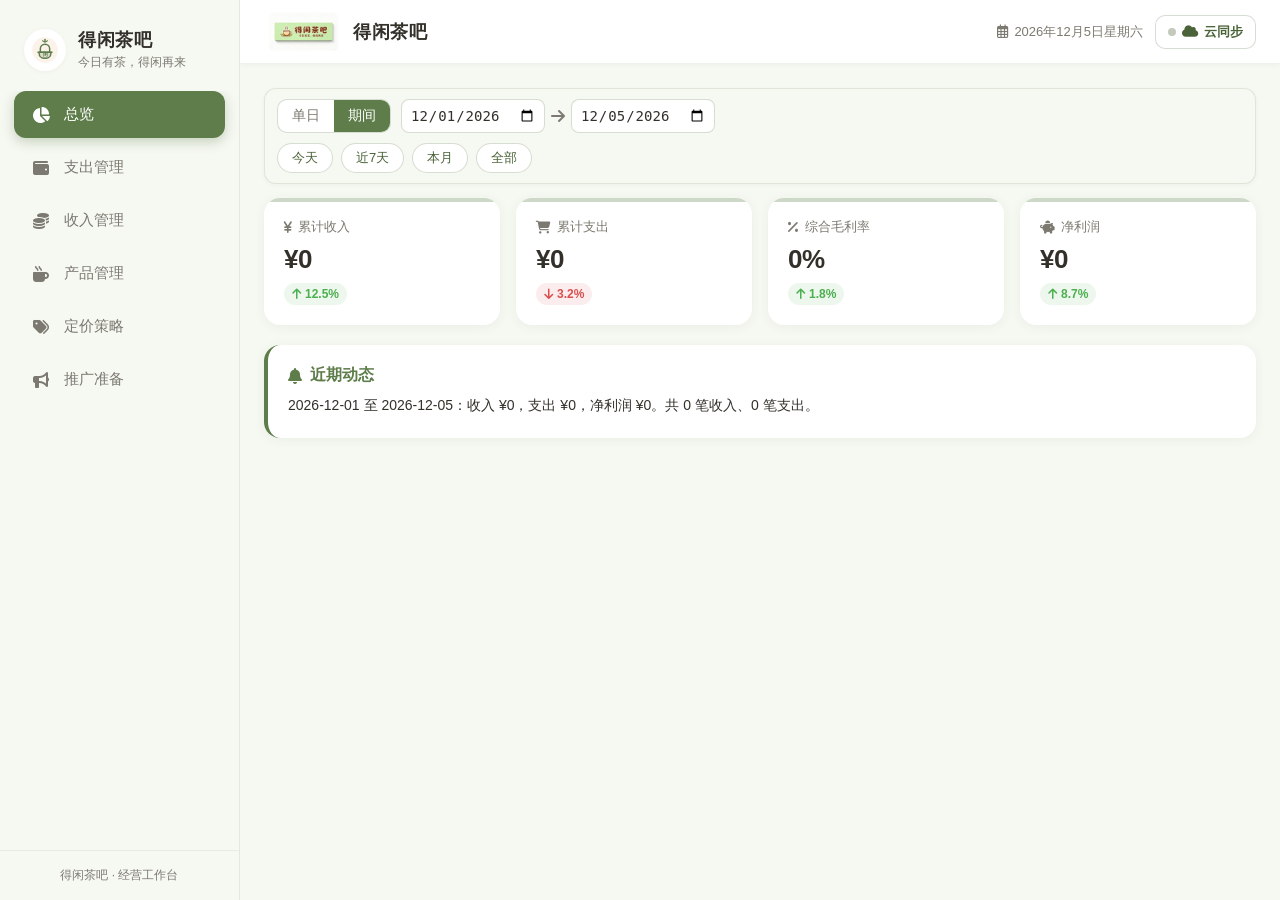
<file: 得闲茶吧工作台.html>
<!DOCTYPE html>
<html lang="zh-CN">
<head>
  <meta charset="UTF-8" />
  <meta name="viewport" content="width=device-width, initial-scale=1.0, maximum-scale=1.0, user-scalable=no" />
  <title>得闲茶吧 · 经营工作台</title>
  <link rel="icon" href="[data-uri]" />
  <link rel="apple-touch-icon" href="apple-touch-icon.png" />
  <link rel="stylesheet" href="https://cdnjs.cloudflare.com/ajax/libs/font-awesome/6.4.2/css/all.min.css" />
  <style>
    :root {
      --primary: #5E7D4A;
      --primary-dark: #4A6338;
      --primary-light: #A7C491;
      --cream: #F6F8F2;
      --warm: #EDF1E8;
      --white: #FFFFFF;
      --text: #33302A;
      --text-secondary: #7C7A70;
      --danger: #D94E4E;
      --success: #4CAF50;
      --warning: #F5A623;
      --shadow: 0 2px 12px rgba(70, 90, 60, 0.06);
      --shadow-sm: 0 1px 4px rgba(70, 90, 60, 0.05);
      --radius: 16px;
      --radius-sm: 12px;
      --sidebar-width: 240px;
    }

    * {
      box-sizing: border-box;
      -webkit-tap-highlight-color: transparent;
    }

    html, body {
      margin: 0;
      padding: 0;
      height: 100%;
      font-family: Inter, -apple-system, BlinkMacSystemFont, "Segoe UI", Roboto, "Helvetica Neue", Arial, sans-serif;
      background: var(--cream);
      color: var(--text);
      overflow: hidden;
    }

    /* Layout */
    .app {
      display: flex;
      height: 100vh;
      width: 100vw;
    }

    /* Sidebar */
    .sidebar {
      width: var(--sidebar-width);
      background: var(--cream);
      border-right: 1px solid rgba(94, 125, 74, 0.12);
      display: flex;
      flex-direction: column;
      position: fixed;
      left: 0;
      top: 0;
      bottom: 0;
      z-index: 100;
      transition: transform 0.3s cubic-bezier(0.4, 0, 0.2, 1);
    }

    .sidebar-brand {
      padding: 28px 24px 20px;
      display: flex;
      align-items: center;
      gap: 12px;
    }

    .brand-logo {
      width: 42px;
      height: 42px;
      border-radius: 50%;
      background: var(--white);
      display: flex;
      align-items: center;
      justify-content: center;
      box-shadow: var(--shadow-sm);
      flex-shrink: 0;
    }

    .brand-logo svg {
      width: 28px;
      height: 28px;
    }

    .brand-text h1 {
      font-size: 18px;
      margin: 0;
      color: var(--text);
      font-weight: 700;
      letter-spacing: 0.5px;
    }

    .brand-text span {
      font-size: 12px;
      color: var(--text-secondary);
    }

    .nav-menu {
      flex: 1;
      padding: 0 14px;
      overflow-y: auto;
    }

    .nav-item {
      display: flex;
      align-items: center;
      gap: 12px;
      padding: 14px 16px;
      margin-bottom: 6px;
      border-radius: var(--radius-sm);
      cursor: pointer;
      color: var(--text-secondary);
      transition: all 0.2s ease;
      font-weight: 500;
      font-size: 15px;
    }

    .nav-item:hover {
      background: rgba(94, 125, 74, 0.08);
      color: var(--primary);
    }

    .nav-item.active {
      background: var(--primary);
      color: var(--white);
      box-shadow: 0 4px 12px rgba(94, 125, 74, 0.3);
    }

    .nav-item i {
      width: 22px;
      text-align: center;
      font-size: 16px;
    }

    .sidebar-footer {
      padding: 16px 24px;
      font-size: 12px;
      color: var(--text-secondary);
      text-align: center;
      border-top: 1px solid rgba(94, 125, 74, 0.1);
    }

    /* Overlay */
    .overlay {
      position: fixed;
      inset: 0;
      background: rgba(61, 46, 34, 0.45);
      backdrop-filter: blur(2px);
      z-index: 90;
      opacity: 0;
      visibility: hidden;
      transition: all 0.3s ease;
    }

    .overlay.show {
      opacity: 1;
      visibility: visible;
    }

    /* Main */
    .main {
      flex: 1;
      margin-left: var(--sidebar-width);
      display: flex;
      flex-direction: column;
      min-width: 0;
      background: var(--cream);
    }

    /* Header */
    .header {
      height: 64px;
      background: var(--white);
      border-bottom: 1px solid rgba(94, 125, 74, 0.1);
      display: flex;
      align-items: center;
      justify-content: space-between;
      padding: 0 24px;
      position: sticky;
      top: 0;
      z-index: 50;
      box-shadow: var(--shadow-sm);
    }

    .header-left {
      display: flex;
      align-items: center;
      gap: 14px;
    }

    .menu-toggle {
      display: none;
      width: 40px;
      height: 40px;
      border-radius: 10px;
      border: none;
      background: var(--cream);
      color: var(--primary);
      font-size: 18px;
      cursor: pointer;
      align-items: center;
      justify-content: center;
      transition: transform 0.15s ease;
    }

    .menu-toggle:active {
      transform: scale(0.92);
    }

    .header-logo {
      width: 38px;
      height: 38px;
      border-radius: 50%;
      background: var(--cream);
      display: flex;
      align-items: center;
      justify-content: center;
      box-shadow: var(--shadow-sm);
    }

    .header-logo svg {
      width: 24px;
      height: 24px;
    }

    .header-title {
      font-size: 18px;
      font-weight: 700;
      color: var(--text);
      letter-spacing: 0.5px;
    }

    .header-logo-img {
      height: 40px;
      width: auto;
      border-radius: 8px;
      object-fit: contain;
    }

    .header-right {
      display: flex;
      align-items: center;
      gap: 12px;
    }

    .header-date {
      font-size: 13px;
      color: var(--text-secondary);
      display: flex;
      align-items: center;
      gap: 6px;
    }

    .sync-btn {
      display: inline-flex;
      align-items: center;
      gap: 6px;
      padding: 7px 12px;
      border: 1px solid rgba(94, 125, 74, 0.25);
      background: var(--white);
      color: var(--primary-dark);
      border-radius: 10px;
      font-size: 13px;
      font-weight: 600;
      cursor: pointer;
      transition: transform 0.12s ease, background 0.15s ease, box-shadow 0.15s ease;
      -webkit-tap-highlight-color: transparent;
    }

    .sync-btn:active {
      transform: scale(0.94);
      background: var(--warm);
    }

    .sync-dot {
      width: 8px;
      height: 8px;
      border-radius: 50%;
      background: #c4c9bd;
      flex: none;
    }

    .sync-dot.ok {
      background: #4A8A3A;
    }

    .sync-dot.err {
      background: #C0392B;
    }

    .sync-dot.busy {
      background: #E0A93A;
      animation: pulse 1s infinite;
    }

    @keyframes pulse {
      0%, 100% { opacity: 1; }
      50% { opacity: 0.3; }
    }

    .sync-hint {
      font-size: 12px;
      color: var(--text-secondary);
      margin-top: 6px;
      line-height: 1.5;
    }

    .sync-status-line {
      font-size: 12.5px;
      margin-top: 10px;
      padding: 8px 10px;
      border-radius: 8px;
      background: var(--warm);
      color: var(--text-secondary);
    }

    .toggle-row {
      display: flex;
      align-items: center;
      justify-content: space-between;
      gap: 12px;
      margin-top: 14px;
    }

    .switch {
      position: relative;
      width: 46px;
      height: 26px;
      flex: none;
    }

    .switch input {
      opacity: 0;
      width: 0;
      height: 0;
    }

    .slider {
      position: absolute;
      inset: 0;
      background: #cfd6c6;
      border-radius: 26px;
      transition: 0.2s;
      cursor: pointer;
    }

    .slider::before {
      content: "";
      position: absolute;
      height: 20px;
      width: 20px;
      left: 3px;
      top: 3px;
      background: #fff;
      border-radius: 50%;
      transition: 0.2s;
      box-shadow: 0 1px 3px rgba(0,0,0,0.2);
    }

    .switch input:checked + .slider {
      background: var(--primary);
    }

    .switch input:checked + .slider::before {
      transform: translateX(20px);
    }

    .sync-actions {
      display: flex;
      gap: 10px;
      margin-top: 16px;
    }

    .sync-actions .btn {
      flex: 1;
    }

    .backup-row {
      display: flex;
      gap: 10px;
      margin-top: 14px;
    }

    .backup-row .btn {
      flex: 1;
    }

    .hidden-file {
      display: none;
    }

    .file-warning {
      display: none;
      background: #FFF3E0;
      color: #7A4A1A;
      padding: 10px 18px;
      font-size: 13px;
      line-height: 1.55;
      border-bottom: 1px solid rgba(160, 120, 70, 0.15);
    }

    .file-warning.show {
      display: block;
    }

    .file-warning strong {
      color: #C0392B;
    }

    @media (max-width: 768px) {
      .header-date { display: none; }
    }

    /* Content */
    .content {
      flex: 1;
      overflow-y: auto;
      padding: 24px;
      -webkit-overflow-scrolling: touch;
    }

    .page {
      display: none;
      animation: fadeIn 0.25s ease;
    }

    .page.active {
      display: block;
    }

    @keyframes fadeIn {
      from { opacity: 0; transform: translateY(8px); }
      to { opacity: 1; transform: translateY(0); }
    }

    .page-title {
      font-size: 22px;
      font-weight: 700;
      margin: 0;
      color: var(--text);
    }

    .page-head {
      display: flex;
      align-items: center;
      justify-content: space-between;
      gap: 12px;
      margin-bottom: 20px;
      flex-wrap: wrap;
    }

    /* Cards */
    .card {
      background: var(--white);
      border-radius: var(--radius);
      box-shadow: var(--shadow);
      padding: 20px;
      margin-bottom: 20px;
    }

    .card-header {
      display: flex;
      align-items: center;
      justify-content: space-between;
      margin-bottom: 16px;
    }

    .card-title {
      font-size: 16px;
      font-weight: 700;
      color: var(--text);
      margin: 0;
    }

    .card-subtitle {
      font-size: 13px;
      color: var(--text-secondary);
      margin-top: 4px;
    }

    /* Buttons */
    .btn {
      display: inline-flex;
      align-items: center;
      justify-content: center;
      gap: 6px;
      padding: 10px 16px;
      border-radius: 10px;
      border: none;
      font-size: 14px;
      font-weight: 600;
      cursor: pointer;
      transition: all 0.15s ease;
      font-family: inherit;
    }

    .btn:active {
      transform: scale(0.96);
    }

    .btn-primary {
      background: var(--primary);
      color: var(--white);
      box-shadow: 0 4px 12px rgba(94, 125, 74, 0.28);
    }

    .btn-primary:hover {
      background: var(--primary-dark);
    }

    .btn-secondary {
      background: var(--cream);
      color: var(--primary);
    }

    .btn-secondary:hover {
      background: var(--warm);
    }

    .btn-danger {
      background: rgba(217, 78, 78, 0.1);
      color: var(--danger);
    }

    .btn-danger:hover {
      background: rgba(217, 78, 78, 0.18);
    }

    .btn-sm {
      padding: 6px 12px;
      font-size: 13px;
      border-radius: 8px;
    }

    .btn-icon {
      width: 34px;
      height: 34px;
      padding: 0;
      border-radius: 8px;
    }

    /* Stats grid */
    .stats-grid {
      display: grid;
      grid-template-columns: repeat(4, 1fr);
      gap: 16px;
      margin-bottom: 20px;
    }

    .stat-card {
      background: var(--white);
      border-radius: var(--radius);
      padding: 20px;
      box-shadow: var(--shadow);
      position: relative;
      overflow: hidden;
    }

    .stat-card::before {
      content: '';
      position: absolute;
      top: 0;
      left: 0;
      right: 0;
      height: 4px;
      background: var(--primary);
      opacity: 0.3;
    }

    .stat-label {
      font-size: 13px;
      color: var(--text-secondary);
      margin-bottom: 8px;
      display: flex;
      align-items: center;
      gap: 6px;
    }

    .stat-value {
      font-size: 26px;
      font-weight: 700;
      color: var(--text);
      margin-bottom: 8px;
      letter-spacing: -0.5px;
    }

    .stat-trend {
      display: inline-flex;
      align-items: center;
      gap: 4px;
      font-size: 12px;
      font-weight: 600;
      padding: 4px 8px;
      border-radius: 20px;
      background: rgba(76, 175, 80, 0.1);
      color: var(--success);
    }

    .stat-trend.down {
      background: rgba(217, 78, 78, 0.1);
      color: var(--danger);
    }

    /* Filter tabs */
    .filter-tabs {
      display: flex;
      gap: 8px;
      margin-bottom: 20px;
      justify-content: flex-end;
    }

    .filter-tab {
      padding: 8px 16px;
      border-radius: 20px;
      border: 1px solid rgba(94, 125, 74, 0.2);
      background: var(--white);
      color: var(--text-secondary);
      font-size: 13px;
      font-weight: 600;
      cursor: pointer;
      transition: all 0.15s ease;
    }

    .filter-tab:hover {
      border-color: var(--primary);
      color: var(--primary);
    }

    .filter-tab.active {
      background: var(--primary);
      color: var(--white);
      border-color: var(--primary);
      box-shadow: 0 4px 10px rgba(94, 125, 74, 0.25);
    }

    /* Activity */
    .activity-card {
      background: var(--white);
      border-left: 4px solid var(--primary);
    }

    .activity-title {
      display: flex;
      align-items: center;
      gap: 8px;
      font-weight: 700;
      color: var(--primary);
      margin-bottom: 8px;
    }

    .activity-text {
      font-size: 14px;
      line-height: 1.7;
      color: var(--text);
    }

    /* Lists */
    .section-block {
      margin-bottom: 28px;
    }

    .section-header {
      display: flex;
      align-items: center;
      justify-content: space-between;
      margin-bottom: 14px;
      flex-wrap: wrap;
      gap: 10px;
    }

    .section-title-group {
      display: flex;
      align-items: center;
      gap: 12px;
    }

    .section-title {
      font-size: 17px;
      font-weight: 700;
      color: var(--text);
      margin: 0;
    }

    .section-total {
      font-size: 15px;
      font-weight: 700;
      color: var(--primary);
      background: rgba(94, 125, 74, 0.1);
      padding: 8px 14px;
      border-radius: 20px;
    }

    .list {
      background: var(--white);
      border-radius: var(--radius);
      box-shadow: var(--shadow);
      overflow: hidden;
    }

    .list-item {
      display: flex;
      align-items: center;
      justify-content: space-between;
      padding: 16px 20px;
      border-bottom: 1px solid rgba(94, 125, 74, 0.08);
      transition: background 0.15s ease;
    }

    .list-item:last-child {
      border-bottom: none;
    }

    .list-item:hover {
      background: rgba(94, 125, 74, 0.03);
    }

    .item-info {
      flex: 1;
      min-width: 0;
    }

    .item-name {
      font-size: 15px;
      font-weight: 600;
      color: var(--text);
      margin-bottom: 4px;
    }

    .item-desc {
      font-size: 13px;
      color: var(--text-secondary);
    }

    .item-meta {
      display: flex;
      align-items: center;
      gap: 16px;
    }

    .item-amount {
      font-size: 16px;
      font-weight: 700;
      font-variant-numeric: tabular-nums;
    }

    .item-amount.negative {
      color: var(--danger);
    }

    .item-amount.positive {
      color: var(--success);
    }

    .item-actions {
      display: flex;
      gap: 8px;
    }

    .empty-state {
      padding: 40px 20px;
      text-align: center;
      color: var(--text-secondary);
    }

    .empty-state i {
      font-size: 40px;
      margin-bottom: 12px;
      color: rgba(94, 125, 74, 0.3);
    }

    /* Tags */
    .tag {
      display: inline-flex;
      align-items: center;
      padding: 4px 10px;
      border-radius: 20px;
      font-size: 12px;
      font-weight: 700;
    }

    .tag-success {
      background: rgba(76, 175, 80, 0.12);
      color: #2E7D32;
    }

    .tag-warning {
      background: rgba(245, 166, 35, 0.12);
      color: #C77900;
    }

    .tag-danger {
      background: rgba(217, 78, 78, 0.12);
      color: #B71C1C;
    }

    .tag-info {
      background: rgba(94, 125, 74, 0.12);
      color: var(--primary-dark);
    }

    /* Product list */
    .product-grid {
      display: grid;
      grid-template-columns: repeat(2, 1fr);
      gap: 16px;
    }

    .product-card {
      background: var(--white);
      border-radius: var(--radius);
      padding: 18px;
      box-shadow: var(--shadow);
      display: flex;
      flex-direction: column;
      gap: 10px;
    }

    .product-top {
      display: flex;
      align-items: flex-start;
      justify-content: space-between;
    }

    .product-name {
      font-size: 16px;
      font-weight: 700;
      color: var(--text);
    }

    .product-category {
      font-size: 12px;
      color: var(--text-secondary);
      margin-top: 2px;
    }

    .product-price {
      font-size: 18px;
      font-weight: 700;
      color: var(--primary);
    }

    /* Promotion list */
    .promo-item {
      display: flex;
      align-items: flex-start;
      gap: 14px;
      padding: 16px 20px;
      border-bottom: 1px solid rgba(94, 125, 74, 0.08);
    }

    .promo-icon {
      width: 44px;
      height: 44px;
      border-radius: 12px;
      background: var(--cream);
      color: var(--primary);
      display: flex;
      align-items: center;
      justify-content: center;
      font-size: 18px;
      flex-shrink: 0;
    }

    .promo-content {
      flex: 1;
    }

    .promo-title {
      font-size: 15px;
      font-weight: 700;
      color: var(--text);
      margin-bottom: 4px;
    }

    .promo-desc {
      font-size: 13px;
      color: var(--text-secondary);
      line-height: 1.5;
    }

    /* Modal */
    .modal-overlay {
      position: fixed;
      inset: 0;
      background: rgba(61, 46, 34, 0.55);
      backdrop-filter: blur(3px);
      z-index: 200;
      display: flex;
      align-items: center;
      justify-content: center;
      padding: 20px;
      opacity: 0;
      visibility: hidden;
      transition: all 0.2s ease;
    }

    .modal-overlay.show {
      opacity: 1;
      visibility: visible;
    }

    .modal {
      background: var(--white);
      border-radius: var(--radius);
      width: 100%;
      max-width: 460px;
      box-shadow: 0 20px 50px rgba(61, 46, 34, 0.2);
      transform: scale(0.95);
      transition: transform 0.2s ease;
      overflow: hidden;
    }

    .modal-overlay.show .modal {
      transform: scale(1);
    }

    .modal-header {
      padding: 20px 24px;
      border-bottom: 1px solid rgba(94, 125, 74, 0.1);
      display: flex;
      align-items: center;
      justify-content: space-between;
    }

    .modal-title {
      font-size: 18px;
      font-weight: 700;
      color: var(--text);
      margin: 0;
    }

    .modal-close {
      width: 32px;
      height: 32px;
      border-radius: 8px;
      border: none;
      background: var(--cream);
      color: var(--text-secondary);
      cursor: pointer;
      display: flex;
      align-items: center;
      justify-content: center;
      transition: all 0.15s ease;
    }

    .modal-close:hover {
      background: var(--warm);
      color: var(--text);
    }

    .modal-body {
      padding: 24px;
    }

    .form-group {
      margin-bottom: 18px;
    }

    .form-label {
      display: block;
      font-size: 13px;
      font-weight: 600;
      color: var(--text);
      margin-bottom: 8px;
    }

    .form-input {
      width: 100%;
      padding: 12px 14px;
      border: 1px solid rgba(94, 125, 74, 0.2);
      border-radius: 10px;
      font-size: 15px;
      font-family: inherit;
      color: var(--text);
      background: var(--white);
      transition: all 0.15s ease;
    }

    .form-input:focus {
      outline: none;
      border-color: var(--primary);
      box-shadow: 0 0 0 3px rgba(94, 125, 74, 0.12);
    }

    .form-input::placeholder {
      color: #B8A99A;
    }

    .modal-footer {
      padding: 16px 24px 24px;
      display: flex;
      justify-content: flex-end;
      gap: 10px;
    }

    /* Confirm dialog */
    .confirm-text {
      font-size: 14px;
      color: var(--text-secondary);
      line-height: 1.6;
      margin-top: 8px;
    }

    /* Toast */
    .toast {
      position: fixed;
      bottom: 24px;
      left: 50%;
      transform: translateX(-50%) translateY(80px);
      background: var(--text);
      color: var(--white);
      padding: 12px 20px;
      border-radius: 10px;
      font-size: 14px;
      font-weight: 500;
      z-index: 300;
      box-shadow: 0 8px 24px rgba(61, 46, 34, 0.2);
      opacity: 0;
      transition: all 0.3s ease;
      pointer-events: none;
      white-space: nowrap;
    }

    .toast.show {
      opacity: 1;
      transform: translateX(-50%) translateY(0);
    }

    /* Mobile */
    @media (max-width: 1024px) {
      .stats-grid {
        grid-template-columns: repeat(2, 1fr);
      }
    }

    @media (max-width: 768px) {
      :root {
        --sidebar-width: 280px;
      }

      .sidebar {
        transform: translateX(-100%);
      }

      .sidebar.show {
        transform: translateX(0);
      }

      .main {
        margin-left: 0;
      }

      .menu-toggle {
        display: flex;
      }

      .header {
        padding: 0 16px;
      }

      .header-title {
        display: none;
      }

      .header-logo-img {
        height: 34px;
      }

      .content {
        padding: 16px;
      }

      .stats-grid {
        grid-template-columns: repeat(2, 1fr);
        gap: 12px;
      }

      .stat-card {
        padding: 16px;
      }

      .stat-value {
        font-size: 20px;
      }

      .filter-tabs {
        justify-content: flex-start;
        margin-bottom: 16px;
      }

      .section-header {
        flex-direction: column;
        align-items: flex-start;
      }

      .product-grid {
        grid-template-columns: 1fr;
      }

      .list-item {
        flex-direction: column;
        align-items: flex-start;
        gap: 12px;
      }

      .item-meta {
        width: 100%;
        justify-content: space-between;
      }
    }

    @media (max-width: 480px) {
      .stats-grid {
        grid-template-columns: 1fr;
      }

      .modal-footer {
        flex-direction: column;
      }

      .modal-footer .btn {
        width: 100%;
      }
    }
    .date-filter {
      position: sticky;
      top: 0;
      z-index: 6;
      background: var(--cream);
      border: 1px solid rgba(94, 125, 74, 0.15);
      border-radius: var(--radius-sm);
      padding: 10px 12px;
      margin-bottom: 14px;
      box-shadow: var(--shadow-sm);
    }
    .df-row { display: flex; align-items: center; gap: 10px; flex-wrap: wrap; }
    .df-seg { display: inline-flex; background: var(--white); border: 1px solid rgba(94,125,74,0.25); border-radius: 10px; overflow: hidden; }
    .df-seg-btn { border: none; background: transparent; padding: 7px 14px; font-size: 14px; color: var(--text-secondary); cursor: pointer; }
    .df-seg-btn.active { background: var(--primary); color: #fff; }
    .df-fields { display: flex; align-items: center; gap: 8px; flex: 1; min-width: 200px; }
    .df-input { border: 1px solid rgba(94,125,74,0.25); border-radius: 8px; padding: 7px 8px; font-size: 14px; color: var(--text); background: var(--white); }
    .df-range { display: inline-flex; align-items: center; gap: 6px; color: var(--text-secondary); }
    .df-quick { display: flex; gap: 8px; margin-top: 10px; flex-wrap: wrap; }
    .df-quick button { border: 1px solid rgba(94,125,74,0.25); background: var(--white); color: var(--primary-dark); border-radius: 16px; padding: 5px 14px; font-size: 13px; cursor: pointer; }
    .df-quick button:active { background: var(--warm); }
    .item-date { font-size: 12px; color: var(--text-secondary); margin-top: 2px; }

  </style>
</head>
<body>
  <div class="app">
    <!-- Sidebar -->
    <aside class="sidebar" id="sidebar">
      <div class="sidebar-brand">
        <div class="brand-logo">
          <svg viewBox="0 0 48 48" fill="none" xmlns="http://www.w3.org/2000/svg">
            <circle cx="24" cy="24" r="22" fill="#FBF3EA"/>
            <path d="M14 30C14 34.4183 17.5817 38 22 38H26C30.4183 38 34 34.4183 34 30V28H14V30Z" fill="#5E7D4A" fill-opacity="0.2"/>
            <path d="M14 28H34V30C34 34.4183 30.4183 38 26 38H22C17.5817 38 14 34.4183 14 30V28Z" stroke="#5E7D4A" stroke-width="2.5" stroke-linejoin="round"/>
            <path d="M12 28H36" stroke="#5E7D4A" stroke-width="2.5" stroke-linecap="round"/>
            <path d="M16 28V22C16 17.5817 19.5817 14 24 14C28.4183 14 32 17.5817 32 22V28" stroke="#5E7D4A" stroke-width="2.5" stroke-linecap="round" stroke-linejoin="round"/>
            <path d="M24 10V6" stroke="#5E7D4A" stroke-width="2.5" stroke-linecap="round"/>
            <path d="M20 8C20 8 21 10 24 10C27 10 28 8 28 8" stroke="#5E7D4A" stroke-width="2" stroke-linecap="round"/>
            <text x="24" y="34" text-anchor="middle" font-size="8" font-weight="700" fill="#5E7D4A" font-family="Inter, sans-serif">闲</text>
          </svg>
        </div>
        <div class="brand-text">
          <h1>得闲茶吧</h1>
          <span>今日有茶，得闲再来</span>
        </div>
      </div>
      <nav class="nav-menu">
        <div class="nav-item active" data-page="overview">
          <i class="fas fa-chart-pie"></i>
          <span>总览</span>
        </div>
        <div class="nav-item" data-page="expenses">
          <i class="fas fa-wallet"></i>
          <span>支出管理</span>
        </div>
        <div class="nav-item" data-page="income">
          <i class="fas fa-coins"></i>
          <span>收入管理</span>
        </div>
        <div class="nav-item" data-page="products">
          <i class="fas fa-mug-hot"></i>
          <span>产品管理</span>
        </div>
        <div class="nav-item" data-page="pricing">
          <i class="fas fa-tags"></i>
          <span>定价策略</span>
        </div>
        <div class="nav-item" data-page="marketing">
          <i class="fas fa-bullhorn"></i>
          <span>推广准备</span>
        </div>
      </nav>
      <div class="sidebar-footer">
        得闲茶吧 · 经营工作台
      </div>
    </aside>

    <!-- Overlay -->
    <div class="overlay" id="overlay"></div>

    <!-- Main -->
    <main class="main">
      <!-- Header -->
      <header class="header">
        <div class="header-left">
          <button class="menu-toggle" id="menuToggle" aria-label="打开菜单">
            <i class="fas fa-bars"></i>
          </button>
          <img src="[data-uri]" alt="得闲茶吧" class="header-logo-img" style="margin-left: 4px;" />
          <span class="header-title">得闲茶吧</span>
        </div>
        <div class="header-right">
          <div class="header-date">
            <i class="far fa-calendar-alt"></i>
            <span id="currentDate"></span>
          </div>
          <button class="sync-btn" id="syncBtn" onclick="openSyncModal()" title="云同步设置">
            <span class="sync-dot" id="syncDot"></span>
            <i class="fas fa-cloud"></i>
            <span id="syncBtnText">云同步</span>
          </button>
        </div>
      </header>

      <div class="file-warning" id="fileWarning">
        <i class="fas fa-exclamation-triangle"></i> <strong>本地文件打开</strong>：云同步需要在 http/https 网页中运行。请点右上角「☁ 云同步」查看 3 种解决方案。
      </div>

      <!-- Content -->
      <div class="content">
        <!-- 全局日期筛选条 -->
        <div class="date-filter" id="dateFilter">
          <div class="df-row">
            <div class="df-seg">
              <button class="df-seg-btn active" data-df-mode="day">单日</button>
              <button class="df-seg-btn" data-df-mode="range">期间</button>
            </div>
            <div class="df-fields">
              <input type="date" id="dfDay" class="df-input">
              <span class="df-range" id="dfRange" style="display:none">
                <input type="date" id="dfStart" class="df-input"> <i class="fas fa-arrow-right"></i> <input type="date" id="dfEnd" class="df-input">
              </span>
            </div>
          </div>
          <div class="df-quick">
            <button data-df-q="today">今天</button>
            <button data-df-q="7">近7天</button>
            <button data-df-q="month">本月</button>
            <button data-df-q="all">全部</button>
          </div>
        </div>
        <!-- 总览 -->
        <div class="page active" id="page-overview">
          <div class="stats-grid" id="overviewStats">
            <div class="stat-card">
              <div class="stat-label"><i class="fas fa-yen-sign"></i> 累计收入</div>
              <div class="stat-value" id="stat-income">¥2,680</div>
              <div class="stat-trend"><i class="fas fa-arrow-up"></i> 12.5%</div>
            </div>
            <div class="stat-card">
              <div class="stat-label"><i class="fas fa-shopping-cart"></i> 累计支出</div>
              <div class="stat-value" id="stat-expense">¥1,240</div>
              <div class="stat-trend down"><i class="fas fa-arrow-down"></i> 3.2%</div>
            </div>
            <div class="stat-card">
              <div class="stat-label"><i class="fas fa-percentage"></i> 综合毛利率</div>
              <div class="stat-value" id="stat-margin">62.4%</div>
              <div class="stat-trend"><i class="fas fa-arrow-up"></i> 1.8%</div>
            </div>
            <div class="stat-card">
              <div class="stat-label"><i class="fas fa-piggy-bank"></i> 净利润</div>
              <div class="stat-value" id="stat-profit">¥1,440</div>
              <div class="stat-trend"><i class="fas fa-arrow-up"></i> 8.7%</div>
            </div>
          </div>
          <div class="card activity-card">
            <div class="activity-title"><i class="fas fa-bell"></i> 近期动态</div>
            <div class="activity-text" id="activityText">
              今日已售出糖水 18 杯、炒冰 7 份，棋牌包厢使用 3 间。当前库存茶叶充足，建议关注周末客流量高峰，提前备足小食与刮刮乐奖券。截止 14:30，今日净利润 ¥1,440，较昨日同期上升 8.7%。
            </div>
          </div>
        </div>

        <!-- 支出管理 -->
        <div class="page" id="page-expenses">
          <div class="page-head">
            <h2 class="page-title">支出管理</h2>
            <button class="btn btn-secondary btn-sm" onclick="resetData()" title="清除本地保存，恢复初始示例数据">
              <i class="fas fa-rotate-left"></i> 恢复示例数据
            </button>
          </div>

          <div class="section-block">
            <div class="section-header">
              <div class="section-title-group">
                <h3 class="section-title">前期投入</h3>
                <button class="btn btn-primary btn-sm" onclick="openExpenseModal('initial')">
                  <i class="fas fa-plus"></i> 新增
                </button>
              </div>
              <div class="section-total" id="initialTotal">合计：¥0</div>
            </div>
            <div class="list" id="initialList">
              <!-- dynamic -->
            </div>
          </div>

          <div class="section-block">
            <div class="section-header">
              <div class="section-title-group">
                <h3 class="section-title">运营支出</h3>
                <button class="btn btn-primary btn-sm" onclick="openExpenseModal('operating')">
                  <i class="fas fa-plus"></i> 新增
                </button>
              </div>
              <div class="section-total" id="operatingTotal">合计：¥0</div>
            </div>
            <div class="list" id="operatingList">
              <!-- dynamic -->
            </div>
          </div>
        </div>

        <!-- 收入管理 -->
        <div class="page" id="page-income">
          <div class="page-head">
            <h2 class="page-title">收入管理</h2>
            <button class="btn btn-primary btn-sm" onclick="openIncomeModal()">
              <i class="fas fa-plus"></i> 记一笔收入
            </button>
          </div>
          <div class="card">
            <div class="card-header">
              <div>
                <h3 class="card-title">今日收入明细</h3>
                <div class="card-subtitle">2026-07-28 营业数据</div>
              </div>
              <span class="tag tag-success">营业中</span>
            </div>
            <div class="list" id="incomeList">
              <!-- dynamic -->
            </div>
            <div style="padding: 16px 20px; border-top: 1px solid rgba(94,125,74,0.08); display: flex; justify-content: space-between; align-items: center;">
              <span style="font-weight: 700; color: var(--text);">今日总收入</span>
              <span class="item-amount positive" id="incomeTotal" style="font-size: 18px;">¥0</span>
            </div>
          </div>
        </div>

        <!-- 产品管理 -->
        <div class="page" id="page-products">
          <div class="page-head">
            <h2 class="page-title">产品管理</h2>
            <button class="btn btn-primary btn-sm" onclick="openProductModal()"><i class="fas fa-plus"></i> 新增产品</button>
          </div>
          <div class="product-grid" id="productGrid">
            <!-- dynamic -->
          </div>
        </div>

        <!-- 定价策略 -->
        <div class="page" id="page-pricing">
          <div class="page-head">
            <h2 class="page-title">定价策略</h2>
            <button class="btn btn-primary btn-sm" onclick="openPricingModal()"><i class="fas fa-plus"></i> 新增定价</button>
          </div>
          <div class="card">
            <div class="card-header">
              <div>
                <h3 class="card-title">智能定价建议</h3>
                <div class="card-subtitle">基于成本与目标毛利率自动测算</div>
              </div>
            </div>
            <div class="list" id="pricingList">
              <!-- dynamic -->
            </div>
          </div>
          <div class="card" style="background: linear-gradient(135deg, var(--white) 0%, var(--cream) 100%);">
            <div style="display: flex; align-items: center; gap: 12px; margin-bottom: 10px; color: var(--primary); font-weight: 700;">
              <i class="fas fa-lightbulb"></i> 毛利率说明
            </div>
            <div style="font-size: 14px; line-height: 1.8; color: var(--text);">
              目标综合毛利率设定为 <strong>65%</strong>。当前实际综合毛利率为 <strong>62.4%</strong>，略低于目标。建议对糖水与炒冰类高频产品进行小幅提价，同时通过套餐组合提升客单价。注意控制茶叶、水果等原材料损耗，以保持利润空间。
            </div>
          </div>
        </div>

        <!-- 推广准备 -->
        <div class="page" id="page-marketing">
          <div class="page-head">
            <h2 class="page-title">推广准备</h2>
            <button class="btn btn-primary btn-sm" onclick="openMarketingModal()"><i class="fas fa-plus"></i> 新增推广</button>
          </div>
          <div class="card">
            <div class="card-header">
              <div>
                <h3 class="card-title">开业推广计划</h3>
                <div class="card-subtitle">为门店引流与会员沉淀做准备</div>
              </div>
            </div>
            <div class="list" id="marketingList">
              <!-- dynamic -->
            </div>
          </div>
        </div>
      </div>
    </main>
  </div>

  <!-- Expense Modal -->
  <div class="modal-overlay" id="expenseModal">
    <div class="modal">
      <div class="modal-header">
        <h3 class="modal-title" id="expenseModalTitle">新增支出</h3>
        <button class="modal-close" onclick="closeModal('expenseModal')" aria-label="关闭">
          <i class="fas fa-times"></i>
        </button>
      </div>
      <div class="modal-body">
        <div class="form-group">
          <label class="form-label">名称</label>
          <input type="text" class="form-input" id="expenseName" placeholder="例如：茶叶采购" />
        </div>
        <div class="form-group">
          <label class="form-label">描述 / 日期</label>
          <input type="text" class="form-input" id="expenseDesc" placeholder="例如：2026-07-28 乌龙茶一批" />
        </div>
        <div class="form-group">
          <label class="form-label">金额（元）</label>
          <input type="number" class="form-input" id="expenseAmount" placeholder="输入正数" min="0" step="0.01" />
        </div>
        <div class="form-group">
          <label class="form-label">记账日期</label>
          <input type="date" class="form-input" id="expenseDate" />
        </div>
      </div>
      <div class="modal-footer">
        <button class="btn btn-secondary" onclick="closeModal('expenseModal')">取消</button>
        <button class="btn btn-primary" onclick="saveExpense()">保存</button>
      </div>
    </div>
  </div>

  <!-- Confirm Modal -->
  <div class="modal-overlay" id="confirmModal">
    <div class="modal">
      <div class="modal-header">
        <h3 class="modal-title">确认删除</h3>
        <button class="modal-close" onclick="closeModal('confirmModal')" aria-label="关闭">
          <i class="fas fa-times"></i>
        </button>
      </div>
      <div class="modal-body">
        <p class="confirm-text" id="confirmText">确定要删除这条支出记录吗？删除后无法恢复。</p>
      </div>
      <div class="modal-footer">
        <button class="btn btn-secondary" onclick="closeModal('confirmModal')">取消</button>
        <button class="btn btn-danger" onclick="executeConfirm()">删除</button>
      </div>
    </div>
  </div>

  <!-- Income Modal -->
  <div class="modal-overlay" id="incomeModal">
    <div class="modal">
      <div class="modal-header">
        <h3 class="modal-title" id="incomeModalTitle">记一笔收入</h3>
        <button class="modal-close" onclick="closeModal('incomeModal')" aria-label="关闭">
          <i class="fas fa-times"></i>
        </button>
      </div>
      <div class="modal-body">
        <div class="form-group">
          <label class="form-label">名称</label>
          <input type="text" class="form-input" id="incomeName" placeholder="例如：糖水 - 乌龙茶冻" />
        </div>
        <div class="form-group">
          <label class="form-label">描述 / 日期</label>
          <input type="text" class="form-input" id="incomeDesc" placeholder="例如：14:20 售出 6 杯" />
        </div>
        <div class="form-group">
          <label class="form-label">金额（元）</label>
          <input type="number" class="form-input" id="incomeAmount" placeholder="输入正数" min="0" step="0.01" />
        </div>
        <div class="form-group">
          <label class="form-label">记账日期</label>
          <input type="date" class="form-input" id="incomeDate" />
        </div>
      </div>
      <div class="modal-footer">
        <button class="btn btn-secondary" onclick="closeModal('incomeModal')">取消</button>
        <button class="btn btn-primary" onclick="saveIncome()">保存</button>
      </div>
    </div>
  </div>

  <!-- Sync Modal -->
  <div class="modal-overlay" id="syncModal">
    <div class="modal">
      <div class="modal-header">
        <h3 class="modal-title">云同步设置</h3>
        <button class="modal-close" onclick="closeModal('syncModal')" aria-label="关闭">
          <i class="fas fa-times"></i>
        </button>
      </div>
      <div class="modal-body">
        <p class="sync-hint">
          数据存放在你自己的 <strong>GitHub 私密 Gist</strong> 中，多台设备共用同一份。
          需准备：① 一个 GitHub 账号；② 一个 <strong>Personal Access Token</strong>（勾选 gist 权限）。
        </p>

        <div class="sync-status-line" id="fileIssueLine" style="display:none; background:#FFF3E0; color:#7A4A1A;">
          <strong>⚠ 检测到本地文件打开</strong><br>
          当前页面是 file:// 协议，浏览器会阻止访问 GitHub API，所以推送失败。
          请用下面任一方案解决：
          <ol style="margin:8px 0 0 18px; padding:0;">
            <li><strong>本地临时测试</strong>：在文件所在文件夹运行本地服务器，用 http://localhost:8000 打开。</li>
            <li><strong>手机/电脑同 WiFi</strong>：本地服务器启动后，用手机访问电脑的局域网 IP（如 192.168.x.x:8000）。</li>
            <li><strong>真正跨设备（推荐）</strong>：部署到 GitHub Pages，获得 https 网址，任何网络下都能同步。</li>
          </ol>
        </div>

        <div class="form-group">
          <label class="form-label">GitHub Token（仅存本机）</label>
          <input type="password" class="form-input" id="syncToken" placeholder="ghp_xxxxxxxxxxxx" autocomplete="off" />
        </div>

        <div class="form-group">
          <label class="form-label">Gist ID（首次推送后自动生成，可留空）</label>
          <input type="text" class="form-input" id="syncGistId" placeholder="首次点“推送”会自动创建" autocomplete="off" />
        </div>

        <div class="toggle-row">
          <span style="font-size: 14px; color: var(--text);">自动同步（每次记账后自动推送）</span>
          <label class="switch">
            <input type="checkbox" id="syncAuto" />
            <span class="slider"></span>
          </label>
        </div>

        <div class="sync-status-line" id="syncStatusLine">尚未连接云端。</div>

        <div class="sync-actions">
          <button class="btn btn-secondary" onclick="pullSync()"><i class="fas fa-download"></i> 从云端拉取</button>
          <button class="btn btn-primary" onclick="pushSync()"><i class="fas fa-upload"></i> 推送到云端</button>
        </div>

        <div class="backup-row">
          <button class="btn btn-secondary" onclick="exportData()"><i class="fas fa-file-export"></i> 导出备份</button>
          <button class="btn btn-secondary" onclick="document.getElementById('importFile').click()"><i class="fas fa-file-import"></i> 导入备份</button>
          <input type="file" id="importFile" class="hidden-file" accept="application/json" onchange="importData(event)" />
        </div>
      </div>
    </div>
  </div>

  <!-- Product Modal -->
  <div class="modal-overlay" id="productModal">
    <div class="modal">
      <div class="modal-header">
        <h3 class="modal-title" id="productModalTitle">新增产品</h3>
        <button class="modal-close" onclick="closeModal('productModal')" aria-label="关闭"><i class="fas fa-times"></i></button>
      </div>
      <div class="modal-body">
        <div class="form-group">
          <label class="form-label">产品名称</label>
          <input type="text" class="form-input" id="productName" placeholder="例如：糖水" />
        </div>
        <div class="form-group">
          <label class="form-label">分类</label>
          <input type="text" class="form-input" id="productCategory" placeholder="例如：饮品甜品" />
        </div>
        <div class="form-group">
          <label class="form-label">售价（元）</label>
          <input type="number" class="form-input" id="productPrice" placeholder="输入售价" min="0" step="0.01" />
        </div>
        <div class="form-group">
          <label class="form-label">采购成本（元）</label>
          <input type="number" class="form-input" id="productCost" placeholder="输入采购 / 原料成本" min="0" step="0.01" />
        </div>
      </div>
      <div class="modal-footer">
        <button class="btn btn-secondary" onclick="closeModal('productModal')">取消</button>
        <button class="btn btn-primary" onclick="saveProduct()">保存</button>
      </div>
    </div>
  </div>

  <!-- Pricing Modal -->
  <div class="modal-overlay" id="pricingModal">
    <div class="modal">
      <div class="modal-header">
        <h3 class="modal-title" id="pricingModalTitle">新增定价</h3>
        <button class="modal-close" onclick="closeModal('pricingModal')" aria-label="关闭"><i class="fas fa-times"></i></button>
      </div>
      <div class="modal-body">
        <div class="form-group">
          <label class="form-label">产品名称</label>
          <input type="text" class="form-input" id="pricingName" placeholder="例如：糖水" />
        </div>
        <div class="form-group">
          <label class="form-label">成本（元）</label>
          <input type="number" class="form-input" id="pricingCost" placeholder="输入成本" min="0" step="0.01" />
        </div>
        <div class="form-group">
          <label class="form-label">当前售价（元）</label>
          <input type="number" class="form-input" id="pricingCurrent" placeholder="输入当前售价" min="0" step="0.01" />
        </div>
        <div class="form-group">
          <label class="form-label">建议售价（元）</label>
          <input type="number" class="form-input" id="pricingSuggested" placeholder="输入建议售价" min="0" step="0.01" />
        </div>
        <div class="form-group">
          <label class="form-label">备注（可选）</label>
          <input type="text" class="form-input" id="pricingReason" placeholder="例如：旺季需求旺盛" />
        </div>
      </div>
      <div class="modal-footer">
        <button class="btn btn-secondary" onclick="closeModal('pricingModal')">取消</button>
        <button class="btn btn-primary" onclick="savePricing()">保存</button>
      </div>
    </div>
  </div>

  <!-- Marketing Modal -->
  <div class="modal-overlay" id="marketingModal">
    <div class="modal">
      <div class="modal-header">
        <h3 class="modal-title" id="marketingModalTitle">新增推广</h3>
        <button class="modal-close" onclick="closeModal('marketingModal')" aria-label="关闭"><i class="fas fa-times"></i></button>
      </div>
      <div class="modal-body">
        <div class="form-group">
          <label class="form-label">图标</label>
          <select class="form-input" id="marketingIcon">
            <option value="fa-qrcode">二维码 fa-qrcode</option>
            <option value="fa-users">社群 fa-users</option>
            <option value="fa-gift">赠送 fa-gift</option>
            <option value="fa-map-marker-alt">地图 fa-map-marker-alt</option>
            <option value="fa-video">视频 fa-video</option>
            <option value="fa-bullhorn">喇叭 fa-bullhorn</option>
            <option value="fa-store">门店 fa-store</option>
            <option value="fa-percent">折扣 fa-percent</option>
            <option value="fa-star">星标 fa-star</option>
            <option value="fa-coffee">茶杯 fa-coffee</option>
          </select>
        </div>
        <div class="form-group">
          <label class="form-label">标题</label>
          <input type="text" class="form-input" id="marketingTitle" placeholder="例如：小程序点单码打印" />
        </div>
        <div class="form-group">
          <label class="form-label">描述</label>
          <input type="text" class="form-input" id="marketingDesc" placeholder="例如：引导顾客自助下单" />
        </div>
        <div class="form-group">
          <label class="form-label">状态</label>
          <select class="form-input" id="marketingStatus">
            <option value="进行中">进行中</option>
            <option value="待审核">待审核</option>
            <option value="已就绪">已就绪</option>
            <option value="已完成">已完成</option>
            <option value="已暂停">已暂停</option>
          </select>
        </div>
      </div>
      <div class="modal-footer">
        <button class="btn btn-secondary" onclick="closeModal('marketingModal')">取消</button>
        <button class="btn btn-primary" onclick="saveMarketing()">保存</button>
      </div>
    </div>
  </div>

  <!-- Toast -->
  <div class="toast" id="toast"></div>

  <script>
    // ========== Data ==========
    // 总览统计改为基于真实数据实时计算（见 renderOverview）

    const SEED_EXPENSES = {
      initial: [
        { id: 1, name: '门店装修', desc: '2026-05-10 硬装与软装', amount: 45000, date: '2026-05-10' },
        { id: 2, name: '制冰机与茶具', desc: '2026-05-15 设备及首批器皿', amount: 12800, date: '2026-05-15' },
        { id: 3, name: '首批原料备货', desc: '2026-06-20 茶叶、糖、水果等', amount: 6200, date: '2026-06-20' }
      ],
      operating: [
        { id: 4, name: '店铺租金', desc: '2026-07-01 月度租金', amount: 8000, date: '2026-07-01' },
        { id: 5, name: '员工工资', desc: '2026-07-15 两名兼职薪资', amount: 5600, date: '2026-07-15' },
        { id: 6, name: '水电杂费', desc: '2026-07-20 空调及制冰用电', amount: 1200, date: '2026-07-20' }
      ]
    };

    const SEED_INCOME = [
      { id: 1, name: '糖水 - 乌龙茶冻', desc: '14:20 售出 6 杯', amount: 144, date: '2026-07-28' },
      { id: 2, name: '炒冰 - 芒果绵绵冰', desc: '13:45 售出 4 份', amount: 112, date: '2026-07-27' },
      { id: 3, name: '棋牌包厢 B3', desc: '12:00-15:00 3小时', amount: 168, date: '2026-07-26' },
      { id: 4, name: '小食 - 盐酥鸡', desc: '13:10 售出 3 份', amount: 54, date: '2026-07-28' },
      { id: 5, name: '刮刮乐', desc: '11:30-14:30 合计', amount: 86, date: '2026-07-25' }
    ];

    const SEED_PRODUCTS = [
      { id: 1, name: '糖水', category: '饮品甜品', price: 24, cost: 7.8 },
      { id: 2, name: '炒冰', category: '夏日招牌', price: 28, cost: 7.5 },
      { id: 3, name: '小食', category: '搭配食品', price: 18, cost: 8.2 },
      { id: 4, name: '棋牌', category: '空间服务', price: 56, cost: 8.0 },
      { id: 5, name: '刮刮乐', category: '互动游戏', price: 10, cost: 6.0 }
    ];

    const SEED_PRICING = [
      { id: 1, name: '糖水', cost: 7.8, current: 24, suggested: 26, reason: '毛利健康，可小幅提价' },
      { id: 2, name: '炒冰', cost: 7.5, current: 28, suggested: 30, reason: '旺季需求旺盛' },
      { id: 3, name: '小食', cost: 8.2, current: 18, suggested: 20, reason: '毛利偏低，建议调整' },
      { id: 4, name: '棋牌', cost: 8.0, current: 56, suggested: 58, reason: '周末预订率高' },
      { id: 5, name: '刮刮乐', cost: 6.0, current: 10, suggested: 12, reason: '提升单客利润' }
    ];

    const SEED_MARKETING = [
      { id: 1, icon: 'fa-qrcode', title: '小程序点单码打印', desc: '设计桌贴与立牌，引导顾客自助下单', status: '进行中' },
      { id: 2, icon: 'fa-users', title: '微信群裂变海报', desc: '老客带新客，首单立减 3 元', status: '待审核' },
      { id: 3, icon: 'fa-gift', title: '开业满赠活动', desc: '消费满 ¥58 赠刮刮乐一次', status: '已就绪' },
      { id: 4, icon: 'fa-map-marker-alt', title: '地图门店认领', desc: '高德 / 腾讯地图信息完善', status: '已就绪' },
      { id: 5, icon: 'fa-video', title: '短视频探店脚本', desc: '邀请本地博主拍摄开业视频', status: '进行中' }
    ];

    const STORAGE_KEY = 'dexian_tea_bar_v1';

    function clone(obj) {
      return JSON.parse(JSON.stringify(obj));
    }

    function loadState() {
      try {
        const raw = localStorage.getItem(STORAGE_KEY);
        if (raw) {
          const data = JSON.parse(raw);
          return {
            expenses: (data.expenses && Object.keys(data.expenses).length) ? data.expenses : clone(SEED_EXPENSES),
            income: (data.income && data.income.length) ? data.income : clone(SEED_INCOME),
            products: (Array.isArray(data.products) && data.products.length) ? data.products : clone(SEED_PRODUCTS),
            pricing: (Array.isArray(data.pricing) && data.pricing.length) ? data.pricing : clone(SEED_PRICING),
            marketing: (Array.isArray(data.marketing) && data.marketing.length) ? data.marketing : clone(SEED_MARKETING)
          };
        }
      } catch (e) {
        console.warn('读取本地数据失败，使用示例数据', e);
      }
      return { expenses: clone(SEED_EXPENSES), income: clone(SEED_INCOME), products: clone(SEED_PRODUCTS), pricing: clone(SEED_PRICING), marketing: clone(SEED_MARKETING) };
    }

    const initialState = loadState();
    let expenses = initialState.expenses;
    let incomeData = initialState.income;
    let products = initialState.products;
    let pricing = initialState.pricing;
    let marketing = initialState.marketing;

    function saveState() {
      try {
        localStorage.setItem(STORAGE_KEY, JSON.stringify({ expenses: expenses, income: incomeData, products: products, pricing: pricing, marketing: marketing }));
      } catch (e) {
        console.warn('保存本地数据失败', e);
      }
      if (syncConfig.auto && syncConfig.token && !suppressAutoSync) {
        pushSync();
      }
    }

    // ========== Cloud Sync (GitHub Gist) ==========
    const SYNC_KEY = 'dexian_tea_bar_sync';
    const SYNC_FILENAME = 'dexian_tea_bar_data.json';
    let suppressAutoSync = false;

    function loadSyncConfig() {
      try {
        const raw = localStorage.getItem(SYNC_KEY);
        if (raw) return JSON.parse(raw);
      } catch (e) {}
      return { token: '', gistId: '', auto: false, lastSync: 0 };
    }

    function saveSyncConfig() {
      try {
        localStorage.setItem(SYNC_KEY, JSON.stringify(syncConfig));
      } catch (e) {}
    }

    let syncConfig = loadSyncConfig();

    function setSyncDot(state) {
      const dot = $('#syncDot');
      const text = $('#syncBtnText');
      if (!dot) return;
      dot.className = 'sync-dot' + (state ? ' ' + state : '');
      if (state === 'ok') text.textContent = '已同步';
      else if (state === 'busy') text.textContent = '同步中';
      else if (state === 'err') text.textContent = '同步失败';
      else text.textContent = '云同步';
    }

    function openSyncModal() {
      $('#syncToken').value = syncConfig.token || '';
      $('#syncGistId').value = syncConfig.gistId || '';
      $('#syncAuto').checked = !!syncConfig.auto;
      updateSyncStatusLine();
      updateFileIssueUI();
      $('#syncModal').classList.add('show');
    }

    function updateSyncStatusLine() {
      const line = $('#syncStatusLine');
      if (!syncConfig.token) {
        line.textContent = '尚未填写 Token，无法连接云端。';
      } else if (!syncConfig.gistId) {
        line.textContent = '已填写 Token，点“推送”即可创建云端备份并开启同步。';
      } else if (syncConfig.lastSync) {
        const t = new Date(syncConfig.lastSync);
        line.textContent = '已连接。上次同步：' + t.toLocaleString('zh-CN');
      } else {
        line.textContent = '已连接，尚未同步过。';
      }
    }

    async function githubApi(method, url, body) {
      const headers = {
        'Accept': 'application/vnd.github+json',
        'Content-Type': 'application/json'
      };
      if (syncConfig.token) headers['Authorization'] = 'Bearer ' + syncConfig.token;
      const res = await fetch(url, {
        method,
        headers,
        body: body ? JSON.stringify(body) : undefined
      });
      if (!res.ok) {
        let msg = 'HTTP ' + res.status;
        try {
          const err = await res.json();
          if (err && err.message) msg = err.message;
        } catch (e) {}
        throw new Error(msg);
      }
      return res.json();
    }

    async function pushSync() {
      if (!syncConfig.token) {
        showToast('请先在云同步设置中填写 GitHub Token');
        openSyncModal();
        return;
      }
      setSyncDot('busy');
      try {
        const payload = JSON.stringify({
          expenses: expenses,
          income: incomeData,
          products: products,
          pricing: pricing,
          marketing: marketing,
          syncedAt: Date.now()
        });
        let result;
        if (!syncConfig.gistId) {
          result = await githubApi('POST', 'https://api.github.com/gists', {
            public: false,
            files: { [SYNC_FILENAME]: { content: payload } }
          });
          syncConfig.gistId = result.id;
        } else {
          result = await githubApi('PATCH', 'https://api.github.com/gists/' + syncConfig.gistId, {
            files: { [SYNC_FILENAME]: { content: payload } }
          });
        }
        syncConfig.lastSync = Date.now();
        saveSyncConfig();
        setSyncDot('ok');
        if (!$('#syncModal').classList.contains('show')) {
          showToast('已同步到云端');
        } else {
          updateSyncStatusLine();
        }
      } catch (e) {
        console.error(e);
        setSyncDot('err');
        showToast('推送失败：' + syncErrorMessage(e));
        updateSyncStatusLine();
        updateFileIssueUI();
      }
    }

    async function pullSync() {
      if (!syncConfig.token) {
        showToast('请先填写 GitHub Token');
        openSyncModal();
        return;
      }
      if (!syncConfig.gistId) {
        showToast('请先推送一次以创建云端备份');
        return;
      }
      setSyncDot('busy');
      try {
        const data = await githubApi('GET', 'https://api.github.com/gists/' + syncConfig.gistId);
        const file = data.files && data.files[SYNC_FILENAME];
        if (!file || !file.content) throw new Error('云端没有找到数据文件');
        const parsed = JSON.parse(file.content);
        suppressAutoSync = true;
        if (Array.isArray(parsed.expenses.initial) && Array.isArray(parsed.expenses.operating)) {
          expenses = parsed.expenses;
        }
        if (Array.isArray(parsed.income)) {
          incomeData = parsed.income;
        }
        if (Array.isArray(parsed.products)) products = parsed.products;
        if (Array.isArray(parsed.pricing)) pricing = parsed.pricing;
        if (Array.isArray(parsed.marketing)) marketing = parsed.marketing;
        syncConfig.lastSync = Date.now();
        saveSyncConfig();
        saveState();
        suppressAutoSync = false;
        renderExpenses();
        renderIncome();
        renderProducts();
        renderPricing();
        renderMarketing();
        setSyncDot('ok');
        showToast('已从云端拉取最新数据');
        updateSyncStatusLine();
        closeModal('syncModal');
      } catch (e) {
        console.error(e);
        setSyncDot('err');
        showToast('拉取失败：' + syncErrorMessage(e));
        updateSyncStatusLine();
        updateFileIssueUI();
      }
    }

    function exportData() {
      const data = {
        expenses: expenses,
        income: incomeData,
        products: products,
        pricing: pricing,
        marketing: marketing,
        exportedAt: new Date().toISOString()
      };
      const blob = new Blob([JSON.stringify(data, null, 2)], { type: 'application/json' });
      const url = URL.createObjectURL(blob);
      const a = document.createElement('a');
      a.href = url;
      a.download = '得闲茶吧数据备份_' + new Date().toISOString().slice(0, 10) + '.json';
      document.body.appendChild(a);
      a.click();
      document.body.removeChild(a);
      URL.revokeObjectURL(url);
      showToast('已导出备份文件');
    }

    function importData(event) {
      const file = event.target.files && event.target.files[0];
      if (!file) return;
      const reader = new FileReader();
      reader.onload = () => {
        try {
          const parsed = JSON.parse(reader.result);
          if (parsed.expenses) expenses = parsed.expenses;
          if (parsed.income) incomeData = parsed.income;
          if (Array.isArray(parsed.products)) products = parsed.products;
          if (Array.isArray(parsed.pricing)) pricing = parsed.pricing;
          if (Array.isArray(parsed.marketing)) marketing = parsed.marketing;
          saveState();
          renderExpenses();
          renderIncome();
          renderProducts();
          renderPricing();
          renderMarketing();
          showToast('已导入备份数据');
        } catch (e) {
          showToast('导入失败：文件格式不正确');
        }
        event.target.value = '';
      };
      reader.readAsText(file);
    }

    // Persist sync config whenever modal closes after edits
    function persistSyncConfigFromModal() {
      syncConfig.token = $('#syncToken').value.trim();
      syncConfig.gistId = $('#syncGistId').value.trim();
      syncConfig.auto = $('#syncAuto').checked;
      saveSyncConfig();
      setSyncDot(syncConfig.token && syncConfig.gistId ? 'ok' : '');
      updateSyncStatusLine();
    }

    function updateFileIssueUI() {
      const isFile = window.location.protocol === 'file:';
      const warning = $('#fileWarning');
      const issueLine = $('#fileIssueLine');
      if (warning) warning.classList.toggle('show', isFile);
      if (issueLine) issueLine.style.display = isFile ? 'block' : 'none';
    }

    function syncErrorMessage(e) {
      const msg = e && e.message ? e.message : String(e);
      if (msg === 'Failed to fetch') {
        if (window.location.protocol === 'file:') {
          return '当前是本地文件打开，浏览器禁止访问云端（CORS）。请部署到 https 或启动本地服务器。';
        }
        return '网络请求失败，请检查网络连接或 GitHub 是否可访问。';
      }
      return msg;
    }

    // 产品 / 定价 / 推广数据已在上方由 initialState 初始化（let products / pricing / marketing）

    // ========== State ==========
    let currentPage = 'overview';
    let currentPeriod = 'today';
    let dfMode = 'range';
    let dfDay = todayStr();
    let dfStart = firstDayOfMonth();
    let dfEnd = todayStr();
    let editingExpense = null; // { type, id }
    let editingIncome = null;  // income id being edited
    let confirmAction = null;  // callback for the confirm dialog
    let editingProduct = null; // product id being edited
    let editingPricing = null; // pricing id being edited
    let editingMarketing = null; // marketing id being edited

    // ========== Helpers ==========
    const $ = (selector) => document.querySelector(selector);
    const $$ = (selector) => document.querySelectorAll(selector);

    function formatMoney(num) {
      return '¥' + num.toLocaleString('zh-CN', { minimumFractionDigits: 0, maximumFractionDigits: 2 });
    }

    function showToast(message) {
      const toast = $('#toast');
      toast.textContent = message;
      toast.classList.add('show');
      setTimeout(() => toast.classList.remove('show'), 2200);
    }

    function todayStr() {
      const d = new Date();
      const y = d.getFullYear();
      const m = String(d.getMonth() + 1).padStart(2, '0');
      const day = String(d.getDate()).padStart(2, '0');
      return `${y}-${m}-${day}`;
    }
    function firstDayOfMonth() {
      const d = new Date();
      return `${d.getFullYear()}-${String(d.getMonth() + 1).padStart(2, '0')}-01`;
    }
    function addDays(str, n) {
      const d = new Date(str + 'T00:00:00');
      d.setDate(d.getDate() + n);
      const y = d.getFullYear();
      const m = String(d.getMonth() + 1).padStart(2, '0');
      const day = String(d.getDate()).padStart(2, '0');
      return `${y}-${m}-${day}`;
    }
    function inRange(d) {
      if (!d) return true;
      if (dfMode === 'day') return d === dfDay;
      if (dfStart && d < dfStart) return false;
      if (dfEnd && d > dfEnd) return false;
      return true;
    }
    function dateLabel() {
      if (dfMode === 'day') return dfDay || '未选日期';
      if (dfStart && dfEnd) return `${dfStart} 至 ${dfEnd}`;
      if (dfStart) return `${dfStart} 起`;
      if (dfEnd) return `截至 ${dfEnd}`;
      return '全部期间';
    }
    function renderAll() {
      renderOverview();
      renderExpenses();
      renderIncome();
    }
    function syncDfUI() {
      $('#dfDay').value = dfDay;
      $('#dfStart').value = dfStart;
      $('#dfEnd').value = dfEnd;
      document.querySelectorAll('#dateFilter .df-seg-btn').forEach(b => {
        b.classList.toggle('active', b.dataset.dfMode === dfMode);
      });
      $('#dfDay').style.display = dfMode === 'day' ? '' : 'none';
      $('#dfRange').style.display = dfMode === 'range' ? '' : 'none';
    }

    // ========== Navigation ==========
    function initNavigation() {
      $$('.nav-item').forEach(item => {
        item.addEventListener('click', () => {
          const page = item.dataset.page;
          switchPage(page);
          closeSidebar();
        });
      });

      $('#menuToggle').addEventListener('click', openSidebar);
      $('#overlay').addEventListener('click', closeSidebar);
    }

    function switchPage(page) {
      currentPage = page;
      $$('.nav-item').forEach(item => {
        item.classList.toggle('active', item.dataset.page === page);
      });
      $$('.page').forEach(p => {
        p.classList.toggle('active', p.id === `page-${page}`);
      });
      const df = $('#dateFilter');
      if (df) df.style.display = ['overview', 'expenses', 'income'].includes(page) ? '' : 'none';
    }

    function openSidebar() {
      $('#sidebar').classList.add('show');
      $('#overlay').classList.add('show');
      document.body.style.overflow = 'hidden';
    }

    function closeSidebar() {
      $('#sidebar').classList.remove('show');
      $('#overlay').classList.remove('show');
      document.body.style.overflow = '';
    }

    // ========== Overview / Date Filter ==========
    function initOverview() {
      const bar = $('#dateFilter');
      bar.querySelectorAll('.df-seg-btn').forEach(btn => {
        btn.addEventListener('click', () => {
          bar.querySelectorAll('.df-seg-btn').forEach(b => b.classList.remove('active'));
          btn.classList.add('active');
          dfMode = btn.dataset.dfMode;
          $('#dfDay').style.display = dfMode === 'day' ? '' : 'none';
          $('#dfRange').style.display = dfMode === 'range' ? '' : 'none';
          renderAll();
        });
      });
      $('#dfDay').addEventListener('change', e => { dfDay = e.target.value; renderAll(); });
      $('#dfStart').addEventListener('change', e => { dfStart = e.target.value; renderAll(); });
      $('#dfEnd').addEventListener('change', e => { dfEnd = e.target.value; renderAll(); });
      bar.querySelectorAll('.df-quick button').forEach(b => {
        b.addEventListener('click', () => {
          const q = b.dataset.dfQ;
          if (q === 'today') { dfMode = 'day'; dfDay = todayStr(); }
          else if (q === '7') { dfMode = 'range'; dfStart = addDays(todayStr(), -6); dfEnd = todayStr(); }
          else if (q === 'month') { dfMode = 'range'; dfStart = firstDayOfMonth(); dfEnd = todayStr(); }
          else { dfMode = 'range'; dfStart = ''; dfEnd = ''; }
          syncDfUI();
          renderAll();
        });
      });
      syncDfUI();
      renderAll();
    }

    function renderOverview() {
      const inc = incomeData.filter(i => inRange(i.date));
      const expItems = [].concat(expenses.initial, expenses.operating).filter(i => inRange(i.date));
      const income = inc.reduce((s, i) => s + i.amount, 0);
      const expense = expItems.reduce((s, i) => s + i.amount, 0);
      const profit = income - expense;
      const margin = expense > 0 ? Math.round(profit / expense * 100) : (income > 0 ? 100 : 0);
      $('#stat-income').textContent = formatMoney(income);
      $('#stat-expense').textContent = formatMoney(expense);
      $('#stat-margin').textContent = margin + '%';
      $('#stat-profit').textContent = formatMoney(profit);
      $('#activityText').textContent = dateLabel() + `：收入 ${formatMoney(income)}，支出 ${formatMoney(expense)}，净利润 ${formatMoney(profit)}。共 ${inc.length} 笔收入、${expItems.length} 笔支出。`;
    }

    // ========== Expenses ==========
    function renderExpenses() {
      renderExpenseList('initial');
      renderExpenseList('operating');
    }

    function renderExpenseList(type) {
      const listEl = $(`#${type}List`);
      const totalEl = $(`#${type}Total`);
      const items = expenses[type].filter(i => inRange(i.date));
      const total = items.reduce((sum, item) => sum + item.amount, 0);

      totalEl.textContent = `合计：${formatMoney(total)}`;

      if (items.length === 0) {
        listEl.innerHTML = `
          <div class="empty-state">
            <i class="fas fa-clipboard-list"></i>
            <div>暂无${type === 'initial' ? '前期投入' : '运营支出'}记录</div>
          </div>
        `;
        return;
      }

      listEl.innerHTML = items.map(item => `
        <div class="list-item">
          <div class="item-info">
            <div class="item-name">${escapeHtml(item.name)}</div>
            <div class="item-desc">${escapeHtml(item.desc)}</div>
            <div class="item-date">${item.date || ''}</div>
          </div>
          <div class="item-meta">
            <span class="item-amount negative">-${formatMoney(item.amount)}</span>
            <div class="item-actions">
              <button class="btn btn-secondary btn-icon" onclick="openExpenseModal('${type}', ${item.id})" aria-label="编辑">
                <i class="fas fa-pen"></i>
              </button>
              <button class="btn btn-danger btn-icon" onclick="deleteExpense('${type}', ${item.id})" aria-label="删除">
                <i class="fas fa-trash"></i>
              </button>
            </div>
          </div>
        </div>
      `).join('');
    }

    function openExpenseModal(type, id = null) {
      editingExpense = { type, id };
      const modal = $('#expenseModal');
      const title = $('#expenseModalTitle');
      const nameInput = $('#expenseName');
      const descInput = $('#expenseDesc');
      const amountInput = $('#expenseAmount');
      const dateInput = $('#expenseDate');

      if (id) {
        const item = expenses[type].find(i => i.id === id);
        title.textContent = type === 'initial' ? '编辑前期投入' : '编辑运营支出';
        nameInput.value = item.name;
        descInput.value = item.desc;
        amountInput.value = item.amount;
        dateInput.value = item.date || todayStr();
      } else {
        title.textContent = type === 'initial' ? '新增前期投入' : '新增运营支出';
        nameInput.value = '';
        descInput.value = '';
        amountInput.value = '';
        dateInput.value = todayStr();
      }

      modal.classList.add('show');
      nameInput.focus();
    }

    function saveExpense() {
      const { type, id } = editingExpense;
      const name = $('#expenseName').value.trim();
      const desc = $('#expenseDesc').value.trim();
      const amount = parseFloat($('#expenseAmount').value);
      const date = $('#expenseDate').value || todayStr();

      if (!name) {
        showToast('请输入名称');
        $('#expenseName').focus();
        return;
      }
      if (isNaN(amount) || amount <= 0) {
        showToast('请输入有效金额');
        $('#expenseAmount').focus();
        return;
      }

      if (id) {
        const item = expenses[type].find(i => i.id === id);
        item.name = name;
        item.desc = desc;
        item.amount = amount;
        item.date = date;
        showToast('支出已更新');
      } else {
        const newId = Math.max(0, ...Object.values(expenses).flat().map(i => i.id)) + 1;
        expenses[type].push({ id: newId, name, desc, amount, date });
        showToast('支出已添加');
      }

      closeModal('expenseModal');
      saveState();
      renderExpenses();
    }

    function deleteExpense(type, id) {
      const item = expenses[type].find(i => i.id === id);
      $('#confirmText').innerHTML = `确定要删除 <strong>${escapeHtml(item.name)}</strong> 这条支出记录吗？删除后无法恢复。`;
      confirmAction = () => {
        expenses[type] = expenses[type].filter(i => i.id !== id);
        saveState();
        renderExpenses();
        showToast('支出已删除');
      };
      $('#confirmModal').classList.add('show');
    }

    function deleteIncome(id) {
      const item = incomeData.find(i => i.id === id);
      $('#confirmText').innerHTML = `确定要删除 <strong>${escapeHtml(item.name)}</strong> 这条收入记录吗？删除后无法恢复。`;
      confirmAction = () => {
        incomeData = incomeData.filter(i => i.id !== id);
        saveState();
        renderIncome();
        showToast('收入已删除');
      };
      $('#confirmModal').classList.add('show');
    }

    function executeConfirm() {
      if (confirmAction) confirmAction();
      confirmAction = null;
      closeModal('confirmModal');
    }

    function resetData() {
      if (!window.confirm('确定恢复为初始示例数据吗？当前所有改动将被清除，且无法撤销。')) return;
      try { localStorage.removeItem(STORAGE_KEY); } catch (e) {}
      expenses = clone(SEED_EXPENSES);
      incomeData = clone(SEED_INCOME);
      products = clone(SEED_PRODUCTS);
      pricing = clone(SEED_PRICING);
      marketing = clone(SEED_MARKETING);
      renderExpenses();
      renderIncome();
      renderProducts();
      renderPricing();
      renderMarketing();
      showToast('已恢复示例数据');
    }

    // ========== Income ==========
    function renderIncome() {
      const listEl = $('#incomeList');
      const list = incomeData.filter(i => inRange(i.date));
      const total = list.reduce((sum, item) => sum + item.amount, 0);

      if (list.length === 0) {
        listEl.innerHTML = `
          <div class="empty-state">
            <i class="fas fa-receipt"></i>
            <div>暂无收入记录，点右上角"记一笔收入"开始记账</div>
          </div>
        `;
      } else {
        listEl.innerHTML = list.map(item => `
          <div class="list-item">
            <div class="item-info">
              <div class="item-name">${escapeHtml(item.name)}</div>
              <div class="item-desc">${escapeHtml(item.desc)}</div>
            <div class="item-date">${item.date || ''}</div>
            </div>
            <div class="item-meta">
              <span class="item-amount positive">+${formatMoney(item.amount)}</span>
              <div class="item-actions">
                <button class="btn btn-secondary btn-icon" onclick="openIncomeModal(${item.id})" aria-label="编辑">
                  <i class="fas fa-pen"></i>
                </button>
                <button class="btn btn-danger btn-icon" onclick="deleteIncome(${item.id})" aria-label="删除">
                  <i class="fas fa-trash"></i>
                </button>
              </div>
            </div>
          </div>
        `).join('');
      }

      $('#incomeTotal').textContent = formatMoney(total);
    }

    function openIncomeModal(id = null) {
      editingIncome = id;
      const modal = $('#incomeModal');
      const title = $('#incomeModalTitle');
      const nameInput = $('#incomeName');
      const descInput = $('#incomeDesc');
      const amountInput = $('#incomeAmount');
      const dateInput = $('#incomeDate');

      if (id) {
        const item = incomeData.find(i => i.id === id);
        title.textContent = '编辑收入';
        nameInput.value = item.name;
        descInput.value = item.desc;
        amountInput.value = item.amount;
        dateInput.value = item.date || todayStr();
      } else {
        title.textContent = '记一笔收入';
        nameInput.value = '';
        descInput.value = '';
        amountInput.value = '';
        dateInput.value = todayStr();
      }

      modal.classList.add('show');
      nameInput.focus();
    }

    function saveIncome() {
      const id = editingIncome;
      const name = $('#incomeName').value.trim();
      const desc = $('#incomeDesc').value.trim();
      const amount = parseFloat($('#incomeAmount').value);
      const date = $('#incomeDate').value || todayStr();

      if (!name) {
        showToast('请输入名称');
        $('#incomeName').focus();
        return;
      }
      if (isNaN(amount) || amount <= 0) {
        showToast('请输入有效金额');
        $('#incomeAmount').focus();
        return;
      }

      if (id) {
        const item = incomeData.find(i => i.id === id);
        item.name = name;
        item.desc = desc;
        item.amount = amount;
        item.date = date;
        showToast('收入已更新');
      } else {
        const newId = incomeData.length ? Math.max(0, ...incomeData.map(i => i.id)) + 1 : 1;
        incomeData.push({ id: newId, name, desc, amount, date });
        showToast('收入已记录');
      }

      closeModal('incomeModal');
      saveState();
      renderIncome();
    }

    // ========== Products ==========
    function renderProducts() {
      const grid = $('#productGrid');
      if (!products.length) {
        grid.innerHTML = '<div class="empty-state"><i class="fas fa-box-open"></i><div>暂无产品，点右上角"新增产品"开始添加</div></div>';
        return;
      }
      grid.innerHTML = products.map(p => {
        const margin = p.price > 0 ? Math.round((p.price - p.cost) / p.price * 100) : 0;
        const cls = marginClass(margin);
        return `
          <div class="product-card">
            <div class="product-top">
              <div>
                <div class="product-name">${escapeHtml(p.name)}</div>
                <div class="product-category">${escapeHtml(p.category)}</div>
              </div>
              <span class="tag tag-${cls}">${marginLabel(margin)}</span>
            </div>
            <div class="product-price">${formatMoney(p.price)}</div>
            <div class="product-foot">
              <span style="font-size:13px;color:var(--text-secondary);">成本 ${formatMoney(p.cost)} · 毛利 ${margin}%</span>
              <div class="item-actions">
                <button class="btn btn-secondary btn-icon" onclick="openProductModal(${p.id})" aria-label="编辑"><i class="fas fa-pen"></i></button>
                <button class="btn btn-danger btn-icon" onclick="deleteProduct(${p.id})" aria-label="删除"><i class="fas fa-trash"></i></button>
              </div>
            </div>
          </div>`;
      }).join('');
    }

    function marginClass(margin) {
      if (margin >= 65) return 'success';
      if (margin >= 50) return 'warning';
      return 'danger';
    }

    function statusTagClass(status) {
      const map = { '进行中': 'tag-info', '待审核': 'tag-warning', '已就绪': 'tag-success', '已完成': 'tag-success', '已暂停': 'tag-warning' };
      return map[status] || 'tag-info';
    }

    function marginLabel(margin) {
      if (margin >= 65) return '健康';
      if (margin >= 50) return '警告';
      return '危险';
    }

    // ========== Pricing ==========
    function renderPricing() {
      const list = $('#pricingList');
      if (!pricing.length) {
        list.innerHTML = '<div class="empty-state"><i class="fas fa-tags"></i><div>暂无定价建议，点右上角"新增定价"添加</div></div>';
        return;
      }
      list.innerHTML = pricing.map(p => {
        const m = p.current > 0 ? Math.round((p.current - p.cost) / p.current * 100) : 0;
        return `
          <div class="list-item">
            <div class="item-info">
              <div class="item-name">${escapeHtml(p.name)}</div>
              <div class="item-desc">成本 ${formatMoney(p.cost)} · 毛利 ${m}%${p.reason ? ' · ' + escapeHtml(p.reason) : ''}</div>
            </div>
            <div class="item-meta">
              <span style="font-size:14px;color:var(--text-secondary);">
                建议 <strong style="color:var(--danger);">¥${p.current}</strong> → <strong style="color:var(--success);">¥${p.suggested}</strong>
              </span>
              <div class="item-actions">
                <button class="btn btn-secondary btn-icon" onclick="openPricingModal(${p.id})" aria-label="编辑"><i class="fas fa-pen"></i></button>
                <button class="btn btn-danger btn-icon" onclick="deletePricing(${p.id})" aria-label="删除"><i class="fas fa-trash"></i></button>
              </div>
            </div>
          </div>`;
      }).join('');
    }

    // ========== Marketing ==========
    function renderMarketing() {
      const list = $('#marketingList');
      if (!marketing.length) {
        list.innerHTML = '<div class="empty-state"><i class="fas fa-bullhorn"></i><div>暂无推广计划，点右上角"新增推广"添加</div></div>';
        return;
      }
      list.innerHTML = marketing.map(m => `
        <div class="promo-item">
          <div class="promo-icon"><i class="fas ${escapeHtml(m.icon)}"></i></div>
          <div class="promo-content">
            <div class="promo-title">${escapeHtml(m.title)}</div>
            <div class="promo-desc">${escapeHtml(m.desc)}</div>
          </div>
          <div style="display:flex;flex-direction:column;align-items:flex-end;gap:8px;flex:none;">
            <span class="tag ${statusTagClass(m.status)}">${escapeHtml(m.status)}</span>
            <div class="item-actions">
              <button class="btn btn-secondary btn-icon" onclick="openMarketingModal(${m.id})" aria-label="编辑"><i class="fas fa-pen"></i></button>
              <button class="btn btn-danger btn-icon" onclick="deleteMarketing(${m.id})" aria-label="删除"><i class="fas fa-trash"></i></button>
            </div>
          </div>
        </div>`).join('');
    }

    // ========== Product CRUD ==========
    function openProductModal(id = null) {
      editingProduct = id;
      const modal = $('#productModal');
      const title = $('#productModalTitle');
      if (id) {
        const p = products.find(i => i.id === id);
        title.textContent = '编辑产品';
        $('#productName').value = p.name;
        $('#productCategory').value = p.category;
        $('#productPrice').value = p.price;
        $('#productCost').value = p.cost;
      } else {
        title.textContent = '新增产品';
        $('#productName').value = '';
        $('#productCategory').value = '';
        $('#productPrice').value = '';
        $('#productCost').value = '';
      }
      modal.classList.add('show');
      $('#productName').focus();
    }

    function saveProduct() {
      const id = editingProduct;
      const name = $('#productName').value.trim();
      const category = $('#productCategory').value.trim();
      const price = parseFloat($('#productPrice').value);
      const cost = parseFloat($('#productCost').value);
      if (!name) { showToast('请输入产品名称'); $('#productName').focus(); return; }
      if (isNaN(price) || price < 0) { showToast('请输入有效售价'); $('#productPrice').focus(); return; }
      if (isNaN(cost) || cost < 0) { showToast('请输入有效成本'); $('#productCost').focus(); return; }
      if (id) {
        const p = products.find(i => i.id === id);
        p.name = name; p.category = category; p.price = price; p.cost = cost;
        showToast('产品已更新');
      } else {
        const newId = products.length ? Math.max(0, ...products.map(i => i.id)) + 1 : 1;
        products.push({ id: newId, name, category, price, cost });
        showToast('产品已添加');
      }
      closeModal('productModal');
      saveState();
      renderProducts();
    }

    function deleteProduct(id) {
      const item = products.find(i => i.id === id);
      $('#confirmText').innerHTML = '确定要删除产品 <strong>' + escapeHtml(item.name) + '</strong> 吗？删除后无法恢复。';
      confirmAction = () => {
        products = products.filter(i => i.id !== id);
        saveState();
        renderProducts();
        showToast('产品已删除');
      };
      $('#confirmModal').classList.add('show');
    }

    // ========== Pricing CRUD ==========
    function openPricingModal(id = null) {
      editingPricing = id;
      const modal = $('#pricingModal');
      const title = $('#pricingModalTitle');
      if (id) {
        const p = pricing.find(i => i.id === id);
        title.textContent = '编辑定价';
        $('#pricingName').value = p.name;
        $('#pricingCost').value = p.cost;
        $('#pricingCurrent').value = p.current;
        $('#pricingSuggested').value = p.suggested;
        $('#pricingReason').value = p.reason || '';
      } else {
        title.textContent = '新增定价';
        $('#pricingName').value = '';
        $('#pricingCost').value = '';
        $('#pricingCurrent').value = '';
        $('#pricingSuggested').value = '';
        $('#pricingReason').value = '';
      }
      modal.classList.add('show');
      $('#pricingName').focus();
    }

    function savePricing() {
      const id = editingPricing;
      const name = $('#pricingName').value.trim();
      const cost = parseFloat($('#pricingCost').value);
      const current = parseFloat($('#pricingCurrent').value);
      const suggested = parseFloat($('#pricingSuggested').value);
      const reason = $('#pricingReason').value.trim();
      if (!name) { showToast('请输入产品名称'); $('#pricingName').focus(); return; }
      if (isNaN(cost) || cost < 0) { showToast('请输入有效成本'); $('#pricingCost').focus(); return; }
      if (isNaN(current) || current < 0) { showToast('请输入当前售价'); $('#pricingCurrent').focus(); return; }
      if (isNaN(suggested) || suggested < 0) { showToast('请输入建议售价'); $('#pricingSuggested').focus(); return; }
      if (id) {
        const p = pricing.find(i => i.id === id);
        p.name = name; p.cost = cost; p.current = current; p.suggested = suggested; p.reason = reason;
        showToast('定价已更新');
      } else {
        const newId = pricing.length ? Math.max(0, ...pricing.map(i => i.id)) + 1 : 1;
        pricing.push({ id: newId, name, cost, current, suggested, reason });
        showToast('定价已添加');
      }
      closeModal('pricingModal');
      saveState();
      renderPricing();
    }

    function deletePricing(id) {
      const item = pricing.find(i => i.id === id);
      $('#confirmText').innerHTML = '确定要删除 <strong>' + escapeHtml(item.name) + '</strong> 的定价建议吗？删除后无法恢复。';
      confirmAction = () => {
        pricing = pricing.filter(i => i.id !== id);
        saveState();
        renderPricing();
        showToast('定价已删除');
      };
      $('#confirmModal').classList.add('show');
    }

    // ========== Marketing CRUD ==========
    function openMarketingModal(id = null) {
      editingMarketing = id;
      const modal = $('#marketingModal');
      const title = $('#marketingModalTitle');
      if (id) {
        const m = marketing.find(i => i.id === id);
        title.textContent = '编辑推广';
        $('#marketingIcon').value = m.icon;
        $('#marketingTitle').value = m.title;
        $('#marketingDesc').value = m.desc;
        $('#marketingStatus').value = m.status;
      } else {
        title.textContent = '新增推广';
        $('#marketingIcon').value = 'fa-qrcode';
        $('#marketingTitle').value = '';
        $('#marketingDesc').value = '';
        $('#marketingStatus').value = '进行中';
      }
      modal.classList.add('show');
      $('#marketingTitle').focus();
    }

    function saveMarketing() {
      const id = editingMarketing;
      const icon = $('#marketingIcon').value;
      const title = $('#marketingTitle').value.trim();
      const desc = $('#marketingDesc').value.trim();
      const status = $('#marketingStatus').value;
      if (!title) { showToast('请输入标题'); $('#marketingTitle').focus(); return; }
      if (id) {
        const m = marketing.find(i => i.id === id);
        m.icon = icon; m.title = title; m.desc = desc; m.status = status;
        showToast('推广已更新');
      } else {
        const newId = marketing.length ? Math.max(0, ...marketing.map(i => i.id)) + 1 : 1;
        marketing.push({ id: newId, icon, title, desc, status });
        showToast('推广已添加');
      }
      closeModal('marketingModal');
      saveState();
      renderMarketing();
    }

    function deleteMarketing(id) {
      const item = marketing.find(i => i.id === id);
      $('#confirmText').innerHTML = '确定要删除推广 <strong>' + escapeHtml(item.title) + '</strong> 吗？删除后无法恢复。';
      confirmAction = () => {
        marketing = marketing.filter(i => i.id !== id);
        saveState();
        renderMarketing();
        showToast('推广已删除');
      };
      $('#confirmModal').classList.add('show');
    }

    // ========== Modal Utils ==========
    function closeModal(modalId) {
      $(`#${modalId}`).classList.remove('show');
      if (modalId === 'expenseModal') editingExpense = null;
      if (modalId === 'incomeModal') editingIncome = null;
      if (modalId === 'productModal') editingProduct = null;
      if (modalId === 'pricingModal') editingPricing = null;
      if (modalId === 'marketingModal') editingMarketing = null;
      if (modalId === 'confirmModal') confirmAction = null;
      if (modalId === 'syncModal') persistSyncConfigFromModal();
    }

    $$('.modal-overlay').forEach(overlay => {
      overlay.addEventListener('click', (e) => {
        if (e.target === overlay) {
          const id = overlay.id;
          if (id === 'confirmModal') return; // confirm requires explicit action
          closeModal(id);
        }
      });
    });

    $('#expenseAmount').addEventListener('keydown', (e) => {
      if (e.key === 'Enter') saveExpense();
    });

    $('#incomeAmount').addEventListener('keydown', (e) => {
      if (e.key === 'Enter') saveIncome();
    });

    $('#productCost').addEventListener('keydown', (e) => {
      if (e.key === 'Enter') saveProduct();
    });

    $('#pricingSuggested').addEventListener('keydown', (e) => {
      if (e.key === 'Enter') savePricing();
    });

    $('#marketingTitle').addEventListener('keydown', (e) => {
      if (e.key === 'Enter') saveMarketing();
    });

    // ========== Utils ==========
    function escapeHtml(text) {
      const div = document.createElement('div');
      div.textContent = text;
      return div.innerHTML;
    }

    function setCurrentDate() {
      const now = new Date();
      const options = { year: 'numeric', month: 'long', day: 'numeric', weekday: 'long' };
      $('#currentDate').textContent = now.toLocaleDateString('zh-CN', options);
    }

    // ========== Init ==========
    document.addEventListener('DOMContentLoaded', () => {
      setCurrentDate();
      initNavigation();
      initOverview();
      renderExpenses();
      renderIncome();
      renderProducts();
      renderPricing();
      renderMarketing();
      setSyncDot(syncConfig.token && syncConfig.gistId ? 'ok' : '');
      updateFileIssueUI();
    });
  </script>
</body>
</html>
</file>
